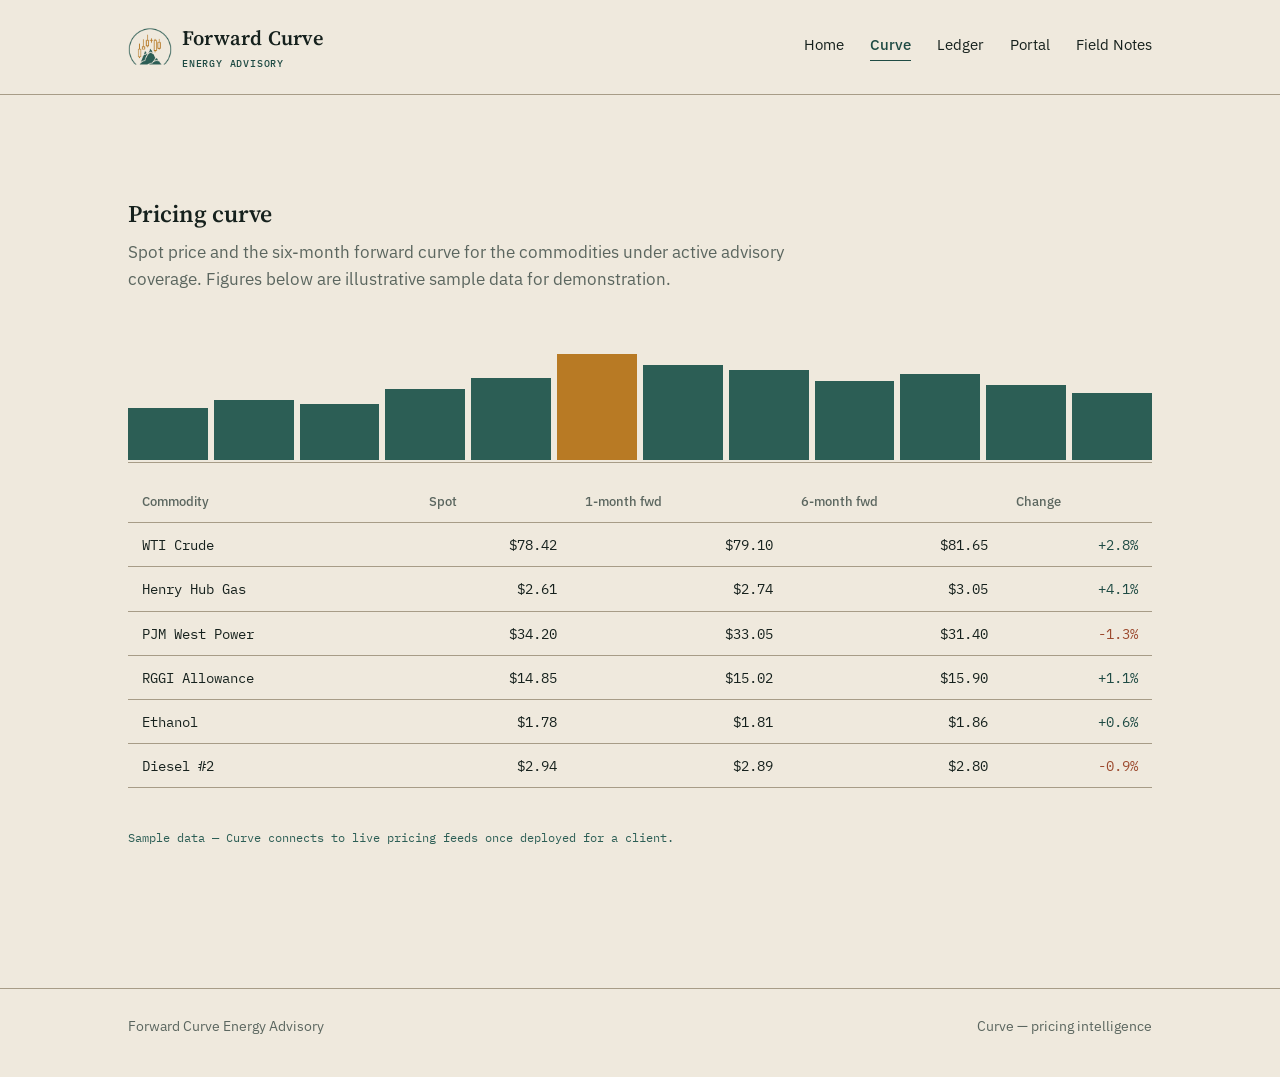
<file: forward-curve/curve/index.html>
<!doctype html>
<html lang="en">
<head>
<meta charset="utf-8">
<meta name="viewport" content="width=device-width, initial-scale=1">
<title>Curve — Forward Curve</title>
<link rel="preconnect" href="https://fonts.googleapis.com">
<link href="https://fonts.googleapis.com/css2?family=Source+Serif+4:opsz,wght@8..60,400;8..60,600;8..60,700&family=IBM+Plex+Sans:wght@400;500;600&family=IBM+Plex+Mono:wght@400;500&display=swap" rel="stylesheet">
<link rel="stylesheet" href="styles.css">
</head>
<body>
<header class="masthead">
  <div class="wrap">
    <a class="brand" href="http://localhost:9081/">
      <img src="logo.png" alt="Forward Curve logo" class="brand-mark">
      <span class="brand-name">Forward Curve<span class="sub">ENERGY ADVISORY</span></span>
    </a>
    <nav class="tools" aria-label="Product suite">
      <a href="http://localhost:9081/">Home</a>
      <a href="http://localhost:9082/" aria-current="page">Curve</a>
      <a href="http://localhost:9083/">Ledger</a>
      <a href="http://localhost:9084/">Portal</a>
      <a href="http://localhost:9085/">Field Notes</a>
    </nav>
  </div>
</header>

<main>
  <div class="wrap">
    <h2 class="section-title" style="margin-top:44px;">Pricing curve</h2>
    <p class="section-sub">Spot price and the six-month forward curve for the commodities under active advisory coverage. Figures below are illustrative sample data for demonstration.</p>

    <div class="bars" aria-hidden="true">
      <div class="bar" style="height:38%"></div>
      <div class="bar" style="height:44%"></div>
      <div class="bar" style="height:41%"></div>
      <div class="bar" style="height:52%"></div>
      <div class="bar" style="height:60%"></div>
      <div class="bar peak" style="height:78%"></div>
      <div class="bar" style="height:70%"></div>
      <div class="bar" style="height:66%"></div>
      <div class="bar" style="height:58%"></div>
      <div class="bar" style="height:63%"></div>
      <div class="bar" style="height:55%"></div>
      <div class="bar" style="height:49%"></div>
    </div>

    <table class="data">
      <thead>
        <tr><th>Commodity</th><th>Spot</th><th>1-month fwd</th><th>6-month fwd</th><th>Change</th></tr>
      </thead>
      <tbody>
        <tr><td>WTI Crude</td><td class="num">$78.42</td><td class="num">$79.10</td><td class="num">$81.65</td><td class="num up">+2.8%</td></tr>
        <tr><td>Henry Hub Gas</td><td class="num">$2.61</td><td class="num">$2.74</td><td class="num">$3.05</td><td class="num up">+4.1%</td></tr>
        <tr><td>PJM West Power</td><td class="num">$34.20</td><td class="num">$33.05</td><td class="num">$31.40</td><td class="num down">-1.3%</td></tr>
        <tr><td>RGGI Allowance</td><td class="num">$14.85</td><td class="num">$15.02</td><td class="num">$15.90</td><td class="num up">+1.1%</td></tr>
        <tr><td>Ethanol</td><td class="num">$1.78</td><td class="num">$1.81</td><td class="num">$1.86</td><td class="num up">+0.6%</td></tr>
        <tr><td>Diesel #2</td><td class="num">$2.94</td><td class="num">$2.89</td><td class="num">$2.80</td><td class="num down">-0.9%</td></tr>
      </tbody>
    </table>
    <p class="panel-note" style="margin-bottom:60px;">Sample data — Curve connects to live pricing feeds once deployed for a client.</p>
  </div>
</main>

<footer>
  <div class="wrap">
    <span>Forward Curve Energy Advisory</span>
    <span>Curve — pricing intelligence</span>
  </div>
</footer>
</body>
</html>
</file>
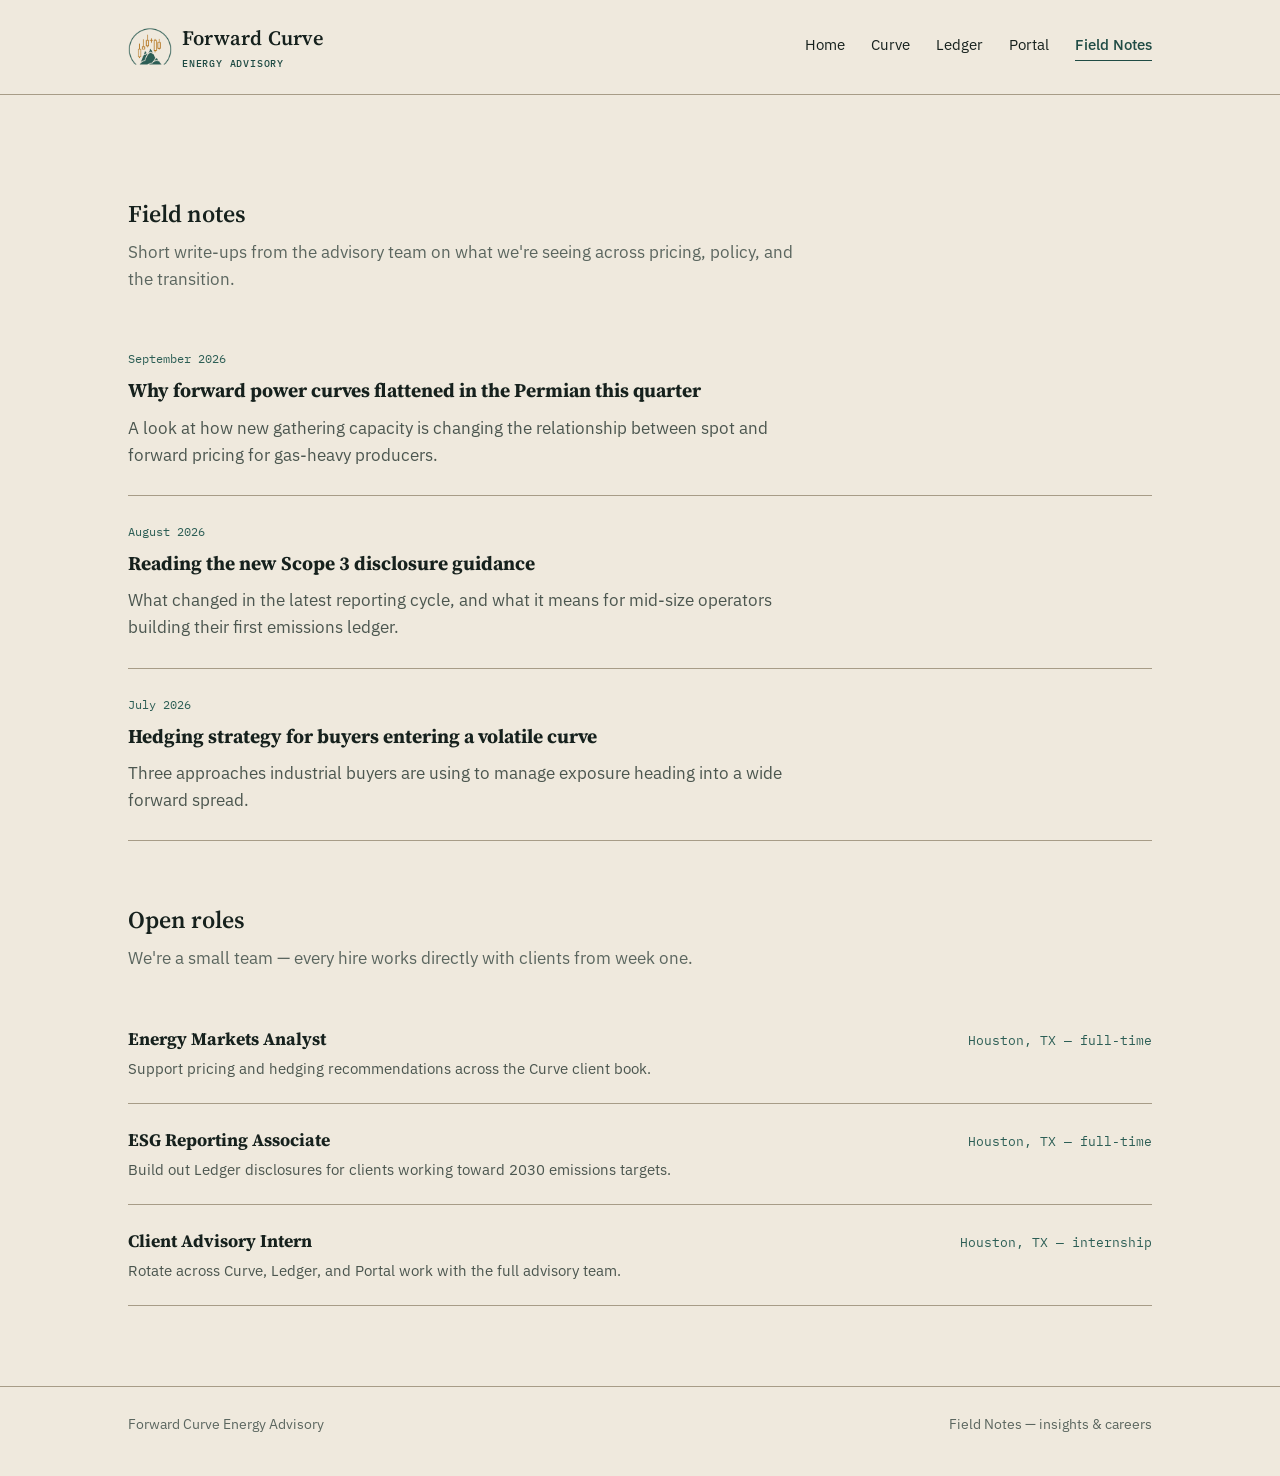
<file: forward-curve/fieldnotes/index.html>
<!doctype html>
<html lang="en">
<head>
<meta charset="utf-8">
<meta name="viewport" content="width=device-width, initial-scale=1">
<title>Field Notes — Forward Curve</title>
<link rel="preconnect" href="https://fonts.googleapis.com">
<link href="https://fonts.googleapis.com/css2?family=Source+Serif+4:opsz,wght@8..60,400;8..60,600;8..60,700&family=IBM+Plex+Sans:wght@400;500;600&family=IBM+Plex+Mono:wght@400;500&display=swap" rel="stylesheet">
<link rel="stylesheet" href="styles.css">
</head>
<body>
<header class="masthead">
  <div class="wrap">
    <a class="brand" href="http://localhost:9081/">
      <img src="logo.png" alt="Forward Curve logo" class="brand-mark">
      <span class="brand-name">Forward Curve<span class="sub">ENERGY ADVISORY</span></span>
    </a>
    <nav class="tools" aria-label="Product suite">
      <a href="http://localhost:9081/">Home</a>
      <a href="http://localhost:9082/">Curve</a>
      <a href="http://localhost:9083/">Ledger</a>
      <a href="http://localhost:9084/">Portal</a>
      <a href="http://localhost:9085/" aria-current="page">Field Notes</a>
    </nav>
  </div>
</header>

<main>
  <div class="wrap">
    <h2 class="section-title" style="margin-top:44px;">Field notes</h2>
    <p class="section-sub">Short write-ups from the advisory team on what we're seeing across pricing, policy, and the transition.</p>

    <div class="entries">
      <div class="entry">
        <div class="date">September 2026</div>
        <h3>Why forward power curves flattened in the Permian this quarter</h3>
        <p>A look at how new gathering capacity is changing the relationship between spot and forward pricing for gas-heavy producers.</p>
      </div>
      <div class="entry">
        <div class="date">August 2026</div>
        <h3>Reading the new Scope 3 disclosure guidance</h3>
        <p>What changed in the latest reporting cycle, and what it means for mid-size operators building their first emissions ledger.</p>
      </div>
      <div class="entry">
        <div class="date">July 2026</div>
        <h3>Hedging strategy for buyers entering a volatile curve</h3>
        <p>Three approaches industrial buyers are using to manage exposure heading into a wide forward spread.</p>
      </div>
    </div>

    <h2 class="section-title" style="margin-top:60px;">Open roles</h2>
    <p class="section-sub">We're a small team — every hire works directly with clients from week one.</p>

    <div class="roles">
      <div class="role">
        <div>
          <h3>Energy Markets Analyst</h3>
          <p>Support pricing and hedging recommendations across the Curve client book.</p>
        </div>
        <div class="where">Houston, TX — full-time</div>
      </div>
      <div class="role">
        <div>
          <h3>ESG Reporting Associate</h3>
          <p>Build out Ledger disclosures for clients working toward 2030 emissions targets.</p>
        </div>
        <div class="where">Houston, TX — full-time</div>
      </div>
      <div class="role">
        <div>
          <h3>Client Advisory Intern</h3>
          <p>Rotate across Curve, Ledger, and Portal work with the full advisory team.</p>
        </div>
        <div class="where">Houston, TX — internship</div>
      </div>
    </div>
  </div>
</main>

<footer>
  <div class="wrap">
    <span>Forward Curve Energy Advisory</span>
    <span>Field Notes — insights &amp; careers</span>
  </div>
</footer>
</body>
</html>
</file>
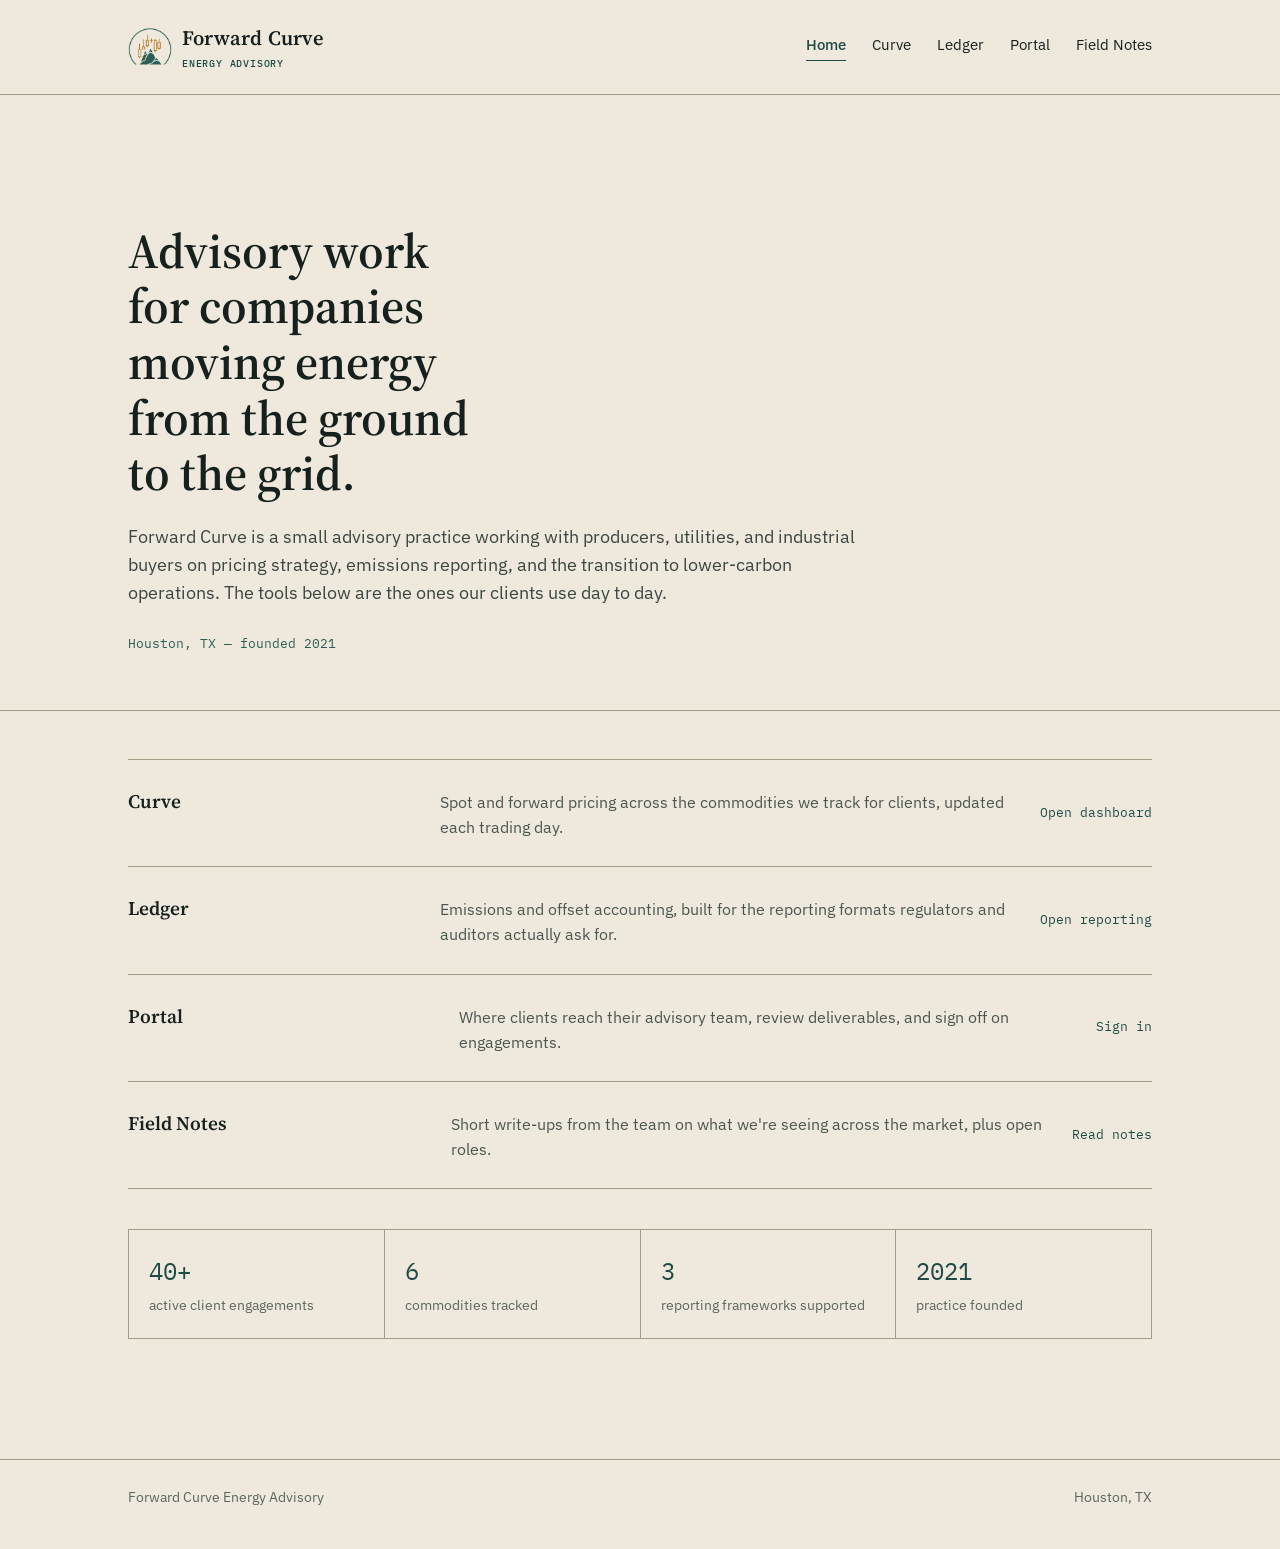
<file: forward-curve/hub/index.html>
<!doctype html>
<html lang="en">
<head>
<meta charset="utf-8">
<meta name="viewport" content="width=device-width, initial-scale=1">
<title>Forward Curve — Energy advisory</title>
<link rel="preconnect" href="https://fonts.googleapis.com">
<link href="https://fonts.googleapis.com/css2?family=Source+Serif+4:opsz,wght@8..60,400;8..60,600;8..60,700&family=IBM+Plex+Sans:wght@400;500;600&family=IBM+Plex+Mono:wght@400;500&display=swap" rel="stylesheet">
<link rel="stylesheet" href="styles.css">
</head>
<body>
<header class="masthead">
  <div class="wrap">
    <a class="brand" href="index.html">
      <img src="logo.png" alt="Forward Curve logo" class="brand-mark">
      <span class="brand-name">Forward Curve<span class="sub">ENERGY ADVISORY</span></span>
    </a>
    <nav class="tools" aria-label="Product suite">
      <a href="http://localhost:9081/" aria-current="page">Home</a>
      <a href="http://localhost:9082/">Curve</a>
      <a href="http://localhost:9083/">Ledger</a>
      <a href="http://localhost:9084/">Portal</a>
      <a href="http://localhost:9085/">Field Notes</a>
    </nav>
  </div>
</header>

<main>
  <section class="hero">
    <div class="wrap">
      <h1>Advisory work for companies moving energy from the ground to the grid.</h1>
      <p>Forward Curve is a small advisory practice working with producers, utilities, and industrial buyers on pricing strategy, emissions reporting, and the transition to lower-carbon operations. The tools below are the ones our clients use day to day.</p>
      <div class="meta">Houston, TX — founded 2021</div>
    </div>
  </section>

  <section class="wrap">
    <div class="tool-list" style="margin-top:48px;">
      <a class="tool-row" href="http://localhost:9082/">
        <span class="tool-name">Curve</span>
        <span class="tool-desc">Spot and forward pricing across the commodities we track for clients, updated each trading day.</span>
        <span class="tool-go">Open dashboard</span>
      </a>
      <a class="tool-row" href="http://localhost:9083/">
        <span class="tool-name">Ledger</span>
        <span class="tool-desc">Emissions and offset accounting, built for the reporting formats regulators and auditors actually ask for.</span>
        <span class="tool-go">Open reporting</span>
      </a>
      <a class="tool-row" href="http://localhost:9084/">
        <span class="tool-name">Portal</span>
        <span class="tool-desc">Where clients reach their advisory team, review deliverables, and sign off on engagements.</span>
        <span class="tool-go">Sign in</span>
      </a>
      <a class="tool-row" href="http://localhost:9085/">
        <span class="tool-name">Field Notes</span>
        <span class="tool-desc">Short write-ups from the team on what we're seeing across the market, plus open roles.</span>
        <span class="tool-go">Read notes</span>
      </a>
    </div>

    <div class="stat-strip">
      <div class="stat"><div class="value">40+</div><div class="label">active client engagements</div></div>
      <div class="stat"><div class="value">6</div><div class="label">commodities tracked</div></div>
      <div class="stat"><div class="value">3</div><div class="label">reporting frameworks supported</div></div>
      <div class="stat"><div class="value">2021</div><div class="label">practice founded</div></div>
    </div>
  </section>
</main>

<footer>
  <div class="wrap">
    <span>Forward Curve Energy Advisory</span>
    <span>Houston, TX</span>
  </div>
</footer>
</body>
</html>
</file>
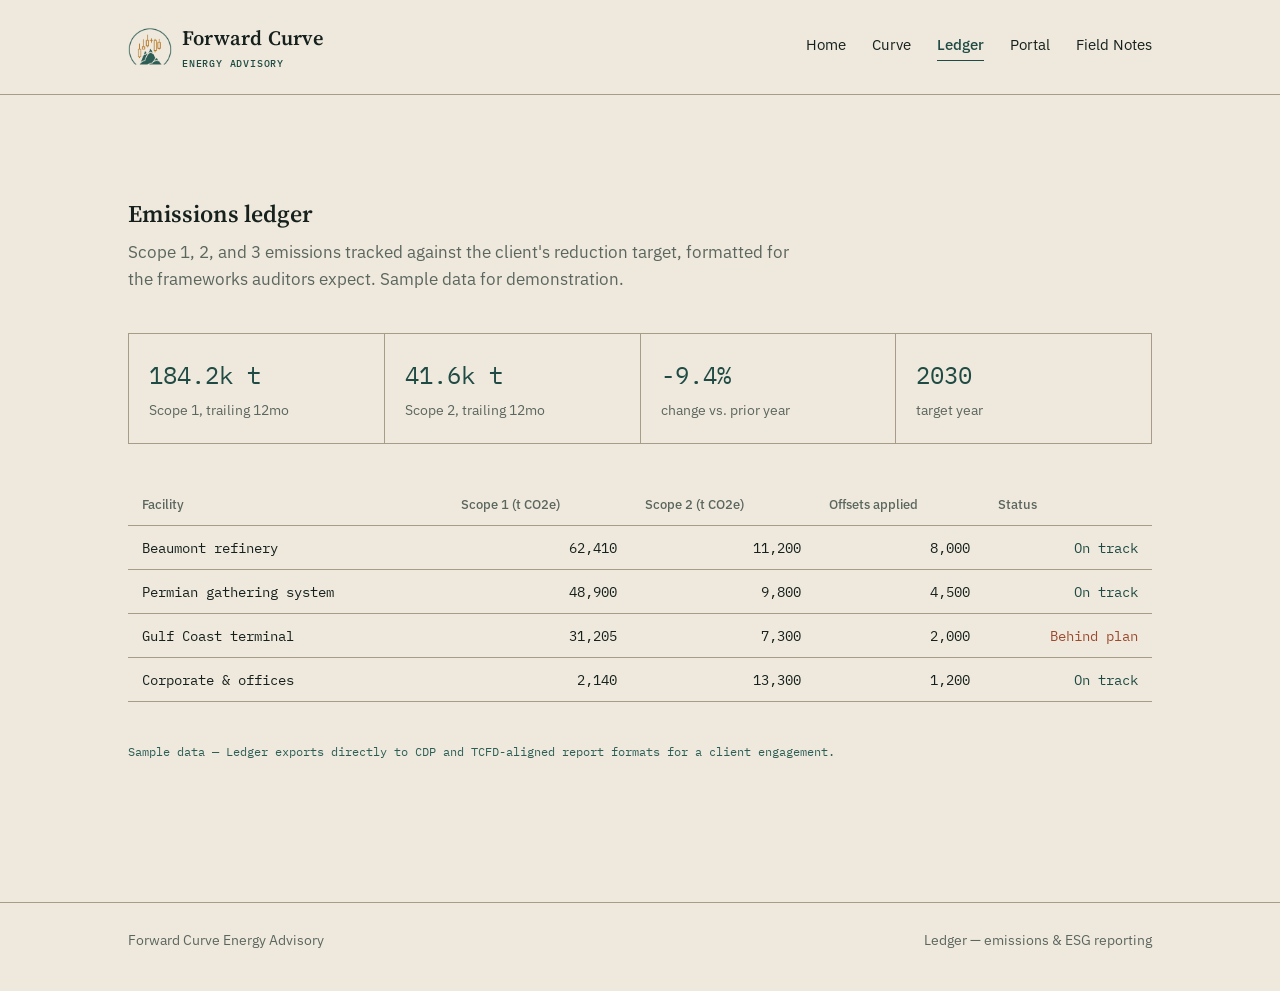
<file: forward-curve/ledger/index.html>
<!doctype html>
<html lang="en">
<head>
<meta charset="utf-8">
<meta name="viewport" content="width=device-width, initial-scale=1">
<title>Ledger — Forward Curve</title>
<link rel="preconnect" href="https://fonts.googleapis.com">
<link href="https://fonts.googleapis.com/css2?family=Source+Serif+4:opsz,wght@8..60,400;8..60,600;8..60,700&family=IBM+Plex+Sans:wght@400;500;600&family=IBM+Plex+Mono:wght@400;500&display=swap" rel="stylesheet">
<link rel="stylesheet" href="styles.css">
</head>
<body>
<header class="masthead">
  <div class="wrap">
    <a class="brand" href="http://localhost:9081/">
      <img src="logo.png" alt="Forward Curve logo" class="brand-mark">
      <span class="brand-name">Forward Curve<span class="sub">ENERGY ADVISORY</span></span>
    </a>
    <nav class="tools" aria-label="Product suite">
      <a href="http://localhost:9081/">Home</a>
      <a href="http://localhost:9082/">Curve</a>
      <a href="http://localhost:9083/" aria-current="page">Ledger</a>
      <a href="http://localhost:9084/">Portal</a>
      <a href="http://localhost:9085/">Field Notes</a>
    </nav>
  </div>
</header>

<main>
  <div class="wrap">
    <h2 class="section-title" style="margin-top:44px;">Emissions ledger</h2>
    <p class="section-sub">Scope 1, 2, and 3 emissions tracked against the client's reduction target, formatted for the frameworks auditors expect. Sample data for demonstration.</p>

    <div class="stat-strip">
      <div class="stat"><div class="value">184.2k t</div><div class="label">Scope 1, trailing 12mo</div></div>
      <div class="stat"><div class="value">41.6k t</div><div class="label">Scope 2, trailing 12mo</div></div>
      <div class="stat"><div class="value">-9.4%</div><div class="label">change vs. prior year</div></div>
      <div class="stat"><div class="value">2030</div><div class="label">target year</div></div>
    </div>

    <table class="data">
      <thead>
        <tr><th>Facility</th><th>Scope 1 (t CO2e)</th><th>Scope 2 (t CO2e)</th><th>Offsets applied</th><th>Status</th></tr>
      </thead>
      <tbody>
        <tr><td>Beaumont refinery</td><td class="num">62,410</td><td class="num">11,200</td><td class="num">8,000</td><td class="num up">On track</td></tr>
        <tr><td>Permian gathering system</td><td class="num">48,900</td><td class="num">9,800</td><td class="num">4,500</td><td class="num up">On track</td></tr>
        <tr><td>Gulf Coast terminal</td><td class="num">31,205</td><td class="num">7,300</td><td class="num">2,000</td><td class="num down">Behind plan</td></tr>
        <tr><td>Corporate & offices</td><td class="num">2,140</td><td class="num">13,300</td><td class="num">1,200</td><td class="num up">On track</td></tr>
      </tbody>
    </table>
    <p class="panel-note" style="margin-bottom:60px;">Sample data — Ledger exports directly to CDP and TCFD-aligned report formats for a client engagement.</p>
  </div>
</main>

<footer>
  <div class="wrap">
    <span>Forward Curve Energy Advisory</span>
    <span>Ledger — emissions &amp; ESG reporting</span>
  </div>
</footer>
</body>
</html>
</file>
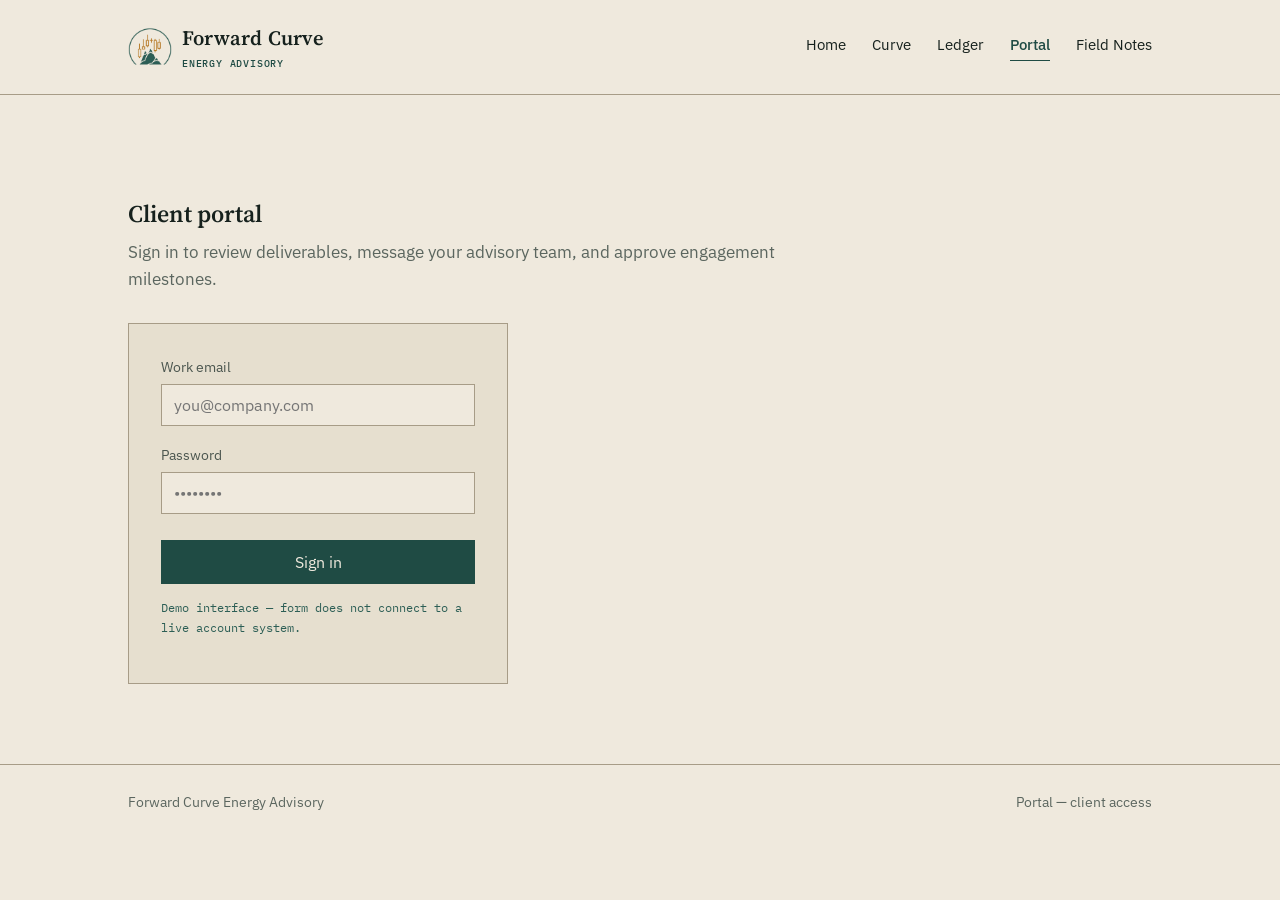
<file: forward-curve/portal/index.html>
<!doctype html>
<html lang="en">
<head>
<meta charset="utf-8">
<meta name="viewport" content="width=device-width, initial-scale=1">
<title>Portal — Forward Curve</title>
<link rel="preconnect" href="https://fonts.googleapis.com">
<link href="https://fonts.googleapis.com/css2?family=Source+Serif+4:opsz,wght@8..60,400;8..60,600;8..60,700&family=IBM+Plex+Sans:wght@400;500;600&family=IBM+Plex+Mono:wght@400;500&display=swap" rel="stylesheet">
<link rel="stylesheet" href="styles.css">
</head>
<body>
<header class="masthead">
  <div class="wrap">
    <a class="brand" href="http://localhost:9081/">
      <img src="logo.png" alt="Forward Curve logo" class="brand-mark">
      <span class="brand-name">Forward Curve<span class="sub">ENERGY ADVISORY</span></span>
    </a>
    <nav class="tools" aria-label="Product suite">
      <a href="http://localhost:9081/">Home</a>
      <a href="http://localhost:9082/">Curve</a>
      <a href="http://localhost:9083/">Ledger</a>
      <a href="http://localhost:9084/" aria-current="page">Portal</a>
      <a href="http://localhost:9085/">Field Notes</a>
    </nav>
  </div>
</header>

<main>
  <div class="wrap">
    <h2 class="section-title" style="margin-top:44px;">Client portal</h2>
    <p class="section-sub">Sign in to review deliverables, message your advisory team, and approve engagement milestones.</p>

    <form class="panel" onsubmit="event.preventDefault(); alert('This is a static demo — no account system is connected.');">
      <label for="email">Work email</label>
      <input id="email" type="email" placeholder="you@company.com" required>
      <label for="password">Password</label>
      <input id="password" type="password" placeholder="••••••••" required>
      <button type="submit">Sign in</button>
      <p class="panel-note">Demo interface — form does not connect to a live account system.</p>
    </form>
  </div>
</main>

<footer>
  <div class="wrap">
    <span>Forward Curve Energy Advisory</span>
    <span>Portal — client access</span>
  </div>
</footer>
</body>
</html>
</file>
<file: forward-curve/curve/styles.css>
/* Forward Curve — shared brand stylesheet */

:root {
  --ink: #16211D;
  --paper: #EFE9DD;
  --paper-raised: #E6DFCF;
  --petrol: #1F4B44;
  --petrol-dim: #2C5E55;
  --amber: #B87A24;
  --rule: #A79C87;
  --measure: 68ch;
}

* { box-sizing: border-box; }

html { -webkit-text-size-adjust: 100%; }

body {
  margin: 0;
  background: var(--paper);
  color: var(--ink);
  font-family: "IBM Plex Sans", system-ui, sans-serif;
  font-size: 17px;
  line-height: 1.6;
}

a { color: inherit; }
a:focus-visible, button:focus-visible, input:focus-visible {
  outline: 2px solid var(--petrol);
  outline-offset: 2px;
}

.wrap {
  max-width: 1080px;
  margin: 0 auto;
  padding: 0 28px;
}

/* Masthead */
.masthead {
  border-bottom: 1px solid var(--rule);
  padding: 22px 0;
}
.masthead .wrap {
  display: flex;
  align-items: center;
  justify-content: space-between;
  gap: 24px;
  flex-wrap: wrap;
}
.brand {
  display: flex;
  align-items: center;
  gap: 10px;
  text-decoration: none;
}
.brand-mark {
  display: block;
  height: 44px;
  width: auto;
}
.brand-name {
  font-family: "Source Serif 4", Georgia, serif;
  font-weight: 600;
  font-size: 1.28rem;
  color: var(--ink);
  letter-spacing: 0.01em;
}
.brand-name .sub {
  display: block;
  font-family: "IBM Plex Mono", monospace;
  font-size: 0.62rem;
  font-weight: 500;
  color: var(--petrol);
  letter-spacing: 0.08em;
  margin-top: 1px;
}
nav.tools {
  display: flex;
  gap: 26px;
  flex-wrap: wrap;
}
nav.tools a {
  font-size: 0.94rem;
  text-decoration: none;
  color: var(--ink);
  padding-bottom: 3px;
  border-bottom: 1px solid transparent;
}
nav.tools a:hover { border-bottom-color: var(--ink); }
nav.tools a[aria-current="page"] {
  color: var(--petrol);
  border-bottom-color: var(--petrol);
  font-weight: 500;
}

/* Hero */
.hero {
  padding: 72px 0 56px;
  border-bottom: 1px solid var(--rule);
}
.hero h1 {
  font-family: "Source Serif 4", Georgia, serif;
  font-weight: 600;
  font-size: clamp(2.1rem, 4vw, 3.05rem);
  line-height: 1.14;
  max-width: 15ch;
  margin: 0 0 22px;
}
.hero p {
  max-width: var(--measure);
  font-size: 1.1rem;
  color: #3A4640;
  margin: 0;
}
.hero .meta {
  margin-top: 26px;
  font-family: "IBM Plex Mono", monospace;
  font-size: 0.82rem;
  color: var(--petrol-dim);
}

/* Section headings */
h2.section-title {
  font-family: "Source Serif 4", Georgia, serif;
  font-weight: 600;
  font-size: 1.5rem;
  margin: 0 0 6px;
}
.section-sub {
  color: #5B665F;
  max-width: var(--measure);
  margin: 0 0 30px;
}

/* Tool listing (hub) */
.tool-list { border-top: 1px solid var(--rule); }
.tool-row {
  display: grid;
  grid-template-columns: 1fr 2fr auto;
  gap: 24px;
  align-items: baseline;
  padding: 26px 0;
  border-bottom: 1px solid var(--rule);
  text-decoration: none;
  color: var(--ink);
}
.tool-row:hover .tool-name { color: var(--petrol); }
.tool-name {
  font-family: "Source Serif 4", Georgia, serif;
  font-size: 1.2rem;
  font-weight: 600;
}
.tool-desc { color: #4B564F; font-size: 0.98rem; }
.tool-go {
  font-family: "IBM Plex Mono", monospace;
  font-size: 0.8rem;
  color: var(--petrol);
  white-space: nowrap;
  align-self: center;
}

/* Cards / stats */
.stat-strip {
  display: grid;
  grid-template-columns: repeat(auto-fit, minmax(160px, 1fr));
  gap: 1px;
  background: var(--rule);
  border: 1px solid var(--rule);
  margin: 40px 0;
}
.stat {
  background: var(--paper);
  padding: 22px 20px;
}
.stat .value {
  font-family: "IBM Plex Mono", monospace;
  font-size: 1.5rem;
  color: var(--petrol);
}
.stat .label {
  font-size: 0.86rem;
  color: #5B665F;
  margin-top: 4px;
}

/* Data table (curve / ledger) */
table.data {
  width: 100%;
  border-collapse: collapse;
  font-family: "IBM Plex Mono", monospace;
  font-size: 0.9rem;
  margin: 18px 0 40px;
}
table.data th, table.data td {
  text-align: left;
  padding: 10px 14px;
  border-bottom: 1px solid var(--rule);
}
table.data th {
  font-family: "IBM Plex Sans", sans-serif;
  font-weight: 500;
  color: #5B665F;
  font-size: 0.82rem;
}
table.data td.num { text-align: right; }
table.data td.up { color: var(--petrol); }
table.data td.down { color: #9C4A2E; }

/* Bars (simple curve viz) */
.bars {
  display: flex;
  align-items: flex-end;
  gap: 6px;
  height: 140px;
  margin: 30px 0 10px;
  border-bottom: 1px solid var(--rule);
  padding-bottom: 2px;
}
.bars .bar {
  flex: 1;
  background: var(--petrol-dim);
}
.bars .bar.peak { background: var(--amber); }

/* Forms (portal) */
form.panel {
  max-width: 380px;
  border: 1px solid var(--rule);
  padding: 32px;
  background: var(--paper-raised);
}
form.panel label {
  display: block;
  font-size: 0.86rem;
  color: #4B564F;
  margin: 18px 0 6px;
}
form.panel label:first-of-type { margin-top: 0; }
form.panel input {
  width: 100%;
  padding: 10px 12px;
  border: 1px solid var(--rule);
  background: var(--paper);
  font-family: inherit;
  font-size: 0.98rem;
  color: var(--ink);
}
form.panel button {
  margin-top: 26px;
  width: 100%;
  padding: 12px 14px;
  background: var(--petrol);
  color: var(--paper);
  border: none;
  font-family: "IBM Plex Sans", sans-serif;
  font-size: 0.98rem;
  cursor: pointer;
}
form.panel button:hover { background: var(--petrol-dim); }
.panel-note {
  font-family: "IBM Plex Mono", monospace;
  font-size: 0.78rem;
  color: var(--petrol-dim);
  margin-top: 14px;
}

/* Field notes / articles */
.entry {
  padding: 26px 0;
  border-bottom: 1px solid var(--rule);
}
.entry .date {
  font-family: "IBM Plex Mono", monospace;
  font-size: 0.78rem;
  color: var(--petrol-dim);
}
.entry h3 {
  font-family: "Source Serif 4", Georgia, serif;
  font-size: 1.22rem;
  margin: 6px 0 8px;
}
.entry p { color: #4B564F; margin: 0; max-width: var(--measure); }

.role {
  padding: 22px 0;
  border-bottom: 1px solid var(--rule);
  display: grid;
  grid-template-columns: 1fr auto;
  gap: 16px;
  align-items: baseline;
}
.role h3 { font-family: "Source Serif 4", Georgia, serif; font-size: 1.1rem; margin: 0 0 4px; }
.role p { margin: 0; color: #4B564F; font-size: 0.94rem; }
.role .where { font-family: "IBM Plex Mono", monospace; font-size: 0.8rem; color: var(--petrol-dim); }

main { padding: 56px 0 80px; }

footer {
  border-top: 1px solid var(--rule);
  padding: 26px 0 40px;
  color: #5B665F;
  font-size: 0.88rem;
}
footer .wrap {
  display: flex;
  justify-content: space-between;
  flex-wrap: wrap;
  gap: 10px;
}

@media (max-width: 640px) {
  .tool-row { grid-template-columns: 1fr; gap: 6px; }
  .tool-go { justify-self: start; }
  nav.tools { gap: 16px; }
}
</file>
<file: forward-curve/fieldnotes/styles.css>
/* Forward Curve — shared brand stylesheet */

:root {
  --ink: #16211D;
  --paper: #EFE9DD;
  --paper-raised: #E6DFCF;
  --petrol: #1F4B44;
  --petrol-dim: #2C5E55;
  --amber: #B87A24;
  --rule: #A79C87;
  --measure: 68ch;
}

* { box-sizing: border-box; }

html { -webkit-text-size-adjust: 100%; }

body {
  margin: 0;
  background: var(--paper);
  color: var(--ink);
  font-family: "IBM Plex Sans", system-ui, sans-serif;
  font-size: 17px;
  line-height: 1.6;
}

a { color: inherit; }
a:focus-visible, button:focus-visible, input:focus-visible {
  outline: 2px solid var(--petrol);
  outline-offset: 2px;
}

.wrap {
  max-width: 1080px;
  margin: 0 auto;
  padding: 0 28px;
}

/* Masthead */
.masthead {
  border-bottom: 1px solid var(--rule);
  padding: 22px 0;
}
.masthead .wrap {
  display: flex;
  align-items: center;
  justify-content: space-between;
  gap: 24px;
  flex-wrap: wrap;
}
.brand {
  display: flex;
  align-items: center;
  gap: 10px;
  text-decoration: none;
}
.brand-mark {
  display: block;
  height: 44px;
  width: auto;
}
.brand-name {
  font-family: "Source Serif 4", Georgia, serif;
  font-weight: 600;
  font-size: 1.28rem;
  color: var(--ink);
  letter-spacing: 0.01em;
}
.brand-name .sub {
  display: block;
  font-family: "IBM Plex Mono", monospace;
  font-size: 0.62rem;
  font-weight: 500;
  color: var(--petrol);
  letter-spacing: 0.08em;
  margin-top: 1px;
}
nav.tools {
  display: flex;
  gap: 26px;
  flex-wrap: wrap;
}
nav.tools a {
  font-size: 0.94rem;
  text-decoration: none;
  color: var(--ink);
  padding-bottom: 3px;
  border-bottom: 1px solid transparent;
}
nav.tools a:hover { border-bottom-color: var(--ink); }
nav.tools a[aria-current="page"] {
  color: var(--petrol);
  border-bottom-color: var(--petrol);
  font-weight: 500;
}

/* Hero */
.hero {
  padding: 72px 0 56px;
  border-bottom: 1px solid var(--rule);
}
.hero h1 {
  font-family: "Source Serif 4", Georgia, serif;
  font-weight: 600;
  font-size: clamp(2.1rem, 4vw, 3.05rem);
  line-height: 1.14;
  max-width: 15ch;
  margin: 0 0 22px;
}
.hero p {
  max-width: var(--measure);
  font-size: 1.1rem;
  color: #3A4640;
  margin: 0;
}
.hero .meta {
  margin-top: 26px;
  font-family: "IBM Plex Mono", monospace;
  font-size: 0.82rem;
  color: var(--petrol-dim);
}

/* Section headings */
h2.section-title {
  font-family: "Source Serif 4", Georgia, serif;
  font-weight: 600;
  font-size: 1.5rem;
  margin: 0 0 6px;
}
.section-sub {
  color: #5B665F;
  max-width: var(--measure);
  margin: 0 0 30px;
}

/* Tool listing (hub) */
.tool-list { border-top: 1px solid var(--rule); }
.tool-row {
  display: grid;
  grid-template-columns: 1fr 2fr auto;
  gap: 24px;
  align-items: baseline;
  padding: 26px 0;
  border-bottom: 1px solid var(--rule);
  text-decoration: none;
  color: var(--ink);
}
.tool-row:hover .tool-name { color: var(--petrol); }
.tool-name {
  font-family: "Source Serif 4", Georgia, serif;
  font-size: 1.2rem;
  font-weight: 600;
}
.tool-desc { color: #4B564F; font-size: 0.98rem; }
.tool-go {
  font-family: "IBM Plex Mono", monospace;
  font-size: 0.8rem;
  color: var(--petrol);
  white-space: nowrap;
  align-self: center;
}

/* Cards / stats */
.stat-strip {
  display: grid;
  grid-template-columns: repeat(auto-fit, minmax(160px, 1fr));
  gap: 1px;
  background: var(--rule);
  border: 1px solid var(--rule);
  margin: 40px 0;
}
.stat {
  background: var(--paper);
  padding: 22px 20px;
}
.stat .value {
  font-family: "IBM Plex Mono", monospace;
  font-size: 1.5rem;
  color: var(--petrol);
}
.stat .label {
  font-size: 0.86rem;
  color: #5B665F;
  margin-top: 4px;
}

/* Data table (curve / ledger) */
table.data {
  width: 100%;
  border-collapse: collapse;
  font-family: "IBM Plex Mono", monospace;
  font-size: 0.9rem;
  margin: 18px 0 40px;
}
table.data th, table.data td {
  text-align: left;
  padding: 10px 14px;
  border-bottom: 1px solid var(--rule);
}
table.data th {
  font-family: "IBM Plex Sans", sans-serif;
  font-weight: 500;
  color: #5B665F;
  font-size: 0.82rem;
}
table.data td.num { text-align: right; }
table.data td.up { color: var(--petrol); }
table.data td.down { color: #9C4A2E; }

/* Bars (simple curve viz) */
.bars {
  display: flex;
  align-items: flex-end;
  gap: 6px;
  height: 140px;
  margin: 30px 0 10px;
  border-bottom: 1px solid var(--rule);
  padding-bottom: 2px;
}
.bars .bar {
  flex: 1;
  background: var(--petrol-dim);
}
.bars .bar.peak { background: var(--amber); }

/* Forms (portal) */
form.panel {
  max-width: 380px;
  border: 1px solid var(--rule);
  padding: 32px;
  background: var(--paper-raised);
}
form.panel label {
  display: block;
  font-size: 0.86rem;
  color: #4B564F;
  margin: 18px 0 6px;
}
form.panel label:first-of-type { margin-top: 0; }
form.panel input {
  width: 100%;
  padding: 10px 12px;
  border: 1px solid var(--rule);
  background: var(--paper);
  font-family: inherit;
  font-size: 0.98rem;
  color: var(--ink);
}
form.panel button {
  margin-top: 26px;
  width: 100%;
  padding: 12px 14px;
  background: var(--petrol);
  color: var(--paper);
  border: none;
  font-family: "IBM Plex Sans", sans-serif;
  font-size: 0.98rem;
  cursor: pointer;
}
form.panel button:hover { background: var(--petrol-dim); }
.panel-note {
  font-family: "IBM Plex Mono", monospace;
  font-size: 0.78rem;
  color: var(--petrol-dim);
  margin-top: 14px;
}

/* Field notes / articles */
.entry {
  padding: 26px 0;
  border-bottom: 1px solid var(--rule);
}
.entry .date {
  font-family: "IBM Plex Mono", monospace;
  font-size: 0.78rem;
  color: var(--petrol-dim);
}
.entry h3 {
  font-family: "Source Serif 4", Georgia, serif;
  font-size: 1.22rem;
  margin: 6px 0 8px;
}
.entry p { color: #4B564F; margin: 0; max-width: var(--measure); }

.role {
  padding: 22px 0;
  border-bottom: 1px solid var(--rule);
  display: grid;
  grid-template-columns: 1fr auto;
  gap: 16px;
  align-items: baseline;
}
.role h3 { font-family: "Source Serif 4", Georgia, serif; font-size: 1.1rem; margin: 0 0 4px; }
.role p { margin: 0; color: #4B564F; font-size: 0.94rem; }
.role .where { font-family: "IBM Plex Mono", monospace; font-size: 0.8rem; color: var(--petrol-dim); }

main { padding: 56px 0 80px; }

footer {
  border-top: 1px solid var(--rule);
  padding: 26px 0 40px;
  color: #5B665F;
  font-size: 0.88rem;
}
footer .wrap {
  display: flex;
  justify-content: space-between;
  flex-wrap: wrap;
  gap: 10px;
}

@media (max-width: 640px) {
  .tool-row { grid-template-columns: 1fr; gap: 6px; }
  .tool-go { justify-self: start; }
  nav.tools { gap: 16px; }
}
</file>
<file: forward-curve/hub/styles.css>
/* Forward Curve — shared brand stylesheet */

:root {
  --ink: #16211D;
  --paper: #EFE9DD;
  --paper-raised: #E6DFCF;
  --petrol: #1F4B44;
  --petrol-dim: #2C5E55;
  --amber: #B87A24;
  --rule: #A79C87;
  --measure: 68ch;
}

* { box-sizing: border-box; }

html { -webkit-text-size-adjust: 100%; }

body {
  margin: 0;
  background: var(--paper);
  color: var(--ink);
  font-family: "IBM Plex Sans", system-ui, sans-serif;
  font-size: 17px;
  line-height: 1.6;
}

a { color: inherit; }
a:focus-visible, button:focus-visible, input:focus-visible {
  outline: 2px solid var(--petrol);
  outline-offset: 2px;
}

.wrap {
  max-width: 1080px;
  margin: 0 auto;
  padding: 0 28px;
}

/* Masthead */
.masthead {
  border-bottom: 1px solid var(--rule);
  padding: 22px 0;
}
.masthead .wrap {
  display: flex;
  align-items: center;
  justify-content: space-between;
  gap: 24px;
  flex-wrap: wrap;
}
.brand {
  display: flex;
  align-items: center;
  gap: 10px;
  text-decoration: none;
}
.brand-mark {
  display: block;
  height: 44px;
  width: auto;
}
.brand-name {
  font-family: "Source Serif 4", Georgia, serif;
  font-weight: 600;
  font-size: 1.28rem;
  color: var(--ink);
  letter-spacing: 0.01em;
}
.brand-name .sub {
  display: block;
  font-family: "IBM Plex Mono", monospace;
  font-size: 0.62rem;
  font-weight: 500;
  color: var(--petrol);
  letter-spacing: 0.08em;
  margin-top: 1px;
}
nav.tools {
  display: flex;
  gap: 26px;
  flex-wrap: wrap;
}
nav.tools a {
  font-size: 0.94rem;
  text-decoration: none;
  color: var(--ink);
  padding-bottom: 3px;
  border-bottom: 1px solid transparent;
}
nav.tools a:hover { border-bottom-color: var(--ink); }
nav.tools a[aria-current="page"] {
  color: var(--petrol);
  border-bottom-color: var(--petrol);
  font-weight: 500;
}

/* Hero */
.hero {
  padding: 72px 0 56px;
  border-bottom: 1px solid var(--rule);
}
.hero h1 {
  font-family: "Source Serif 4", Georgia, serif;
  font-weight: 600;
  font-size: clamp(2.1rem, 4vw, 3.05rem);
  line-height: 1.14;
  max-width: 15ch;
  margin: 0 0 22px;
}
.hero p {
  max-width: var(--measure);
  font-size: 1.1rem;
  color: #3A4640;
  margin: 0;
}
.hero .meta {
  margin-top: 26px;
  font-family: "IBM Plex Mono", monospace;
  font-size: 0.82rem;
  color: var(--petrol-dim);
}

/* Section headings */
h2.section-title {
  font-family: "Source Serif 4", Georgia, serif;
  font-weight: 600;
  font-size: 1.5rem;
  margin: 0 0 6px;
}
.section-sub {
  color: #5B665F;
  max-width: var(--measure);
  margin: 0 0 30px;
}

/* Tool listing (hub) */
.tool-list { border-top: 1px solid var(--rule); }
.tool-row {
  display: grid;
  grid-template-columns: 1fr 2fr auto;
  gap: 24px;
  align-items: baseline;
  padding: 26px 0;
  border-bottom: 1px solid var(--rule);
  text-decoration: none;
  color: var(--ink);
}
.tool-row:hover .tool-name { color: var(--petrol); }
.tool-name {
  font-family: "Source Serif 4", Georgia, serif;
  font-size: 1.2rem;
  font-weight: 600;
}
.tool-desc { color: #4B564F; font-size: 0.98rem; }
.tool-go {
  font-family: "IBM Plex Mono", monospace;
  font-size: 0.8rem;
  color: var(--petrol);
  white-space: nowrap;
  align-self: center;
}

/* Cards / stats */
.stat-strip {
  display: grid;
  grid-template-columns: repeat(auto-fit, minmax(160px, 1fr));
  gap: 1px;
  background: var(--rule);
  border: 1px solid var(--rule);
  margin: 40px 0;
}
.stat {
  background: var(--paper);
  padding: 22px 20px;
}
.stat .value {
  font-family: "IBM Plex Mono", monospace;
  font-size: 1.5rem;
  color: var(--petrol);
}
.stat .label {
  font-size: 0.86rem;
  color: #5B665F;
  margin-top: 4px;
}

/* Data table (curve / ledger) */
table.data {
  width: 100%;
  border-collapse: collapse;
  font-family: "IBM Plex Mono", monospace;
  font-size: 0.9rem;
  margin: 18px 0 40px;
}
table.data th, table.data td {
  text-align: left;
  padding: 10px 14px;
  border-bottom: 1px solid var(--rule);
}
table.data th {
  font-family: "IBM Plex Sans", sans-serif;
  font-weight: 500;
  color: #5B665F;
  font-size: 0.82rem;
}
table.data td.num { text-align: right; }
table.data td.up { color: var(--petrol); }
table.data td.down { color: #9C4A2E; }

/* Bars (simple curve viz) */
.bars {
  display: flex;
  align-items: flex-end;
  gap: 6px;
  height: 140px;
  margin: 30px 0 10px;
  border-bottom: 1px solid var(--rule);
  padding-bottom: 2px;
}
.bars .bar {
  flex: 1;
  background: var(--petrol-dim);
}
.bars .bar.peak { background: var(--amber); }

/* Forms (portal) */
form.panel {
  max-width: 380px;
  border: 1px solid var(--rule);
  padding: 32px;
  background: var(--paper-raised);
}
form.panel label {
  display: block;
  font-size: 0.86rem;
  color: #4B564F;
  margin: 18px 0 6px;
}
form.panel label:first-of-type { margin-top: 0; }
form.panel input {
  width: 100%;
  padding: 10px 12px;
  border: 1px solid var(--rule);
  background: var(--paper);
  font-family: inherit;
  font-size: 0.98rem;
  color: var(--ink);
}
form.panel button {
  margin-top: 26px;
  width: 100%;
  padding: 12px 14px;
  background: var(--petrol);
  color: var(--paper);
  border: none;
  font-family: "IBM Plex Sans", sans-serif;
  font-size: 0.98rem;
  cursor: pointer;
}
form.panel button:hover { background: var(--petrol-dim); }
.panel-note {
  font-family: "IBM Plex Mono", monospace;
  font-size: 0.78rem;
  color: var(--petrol-dim);
  margin-top: 14px;
}

/* Field notes / articles */
.entry {
  padding: 26px 0;
  border-bottom: 1px solid var(--rule);
}
.entry .date {
  font-family: "IBM Plex Mono", monospace;
  font-size: 0.78rem;
  color: var(--petrol-dim);
}
.entry h3 {
  font-family: "Source Serif 4", Georgia, serif;
  font-size: 1.22rem;
  margin: 6px 0 8px;
}
.entry p { color: #4B564F; margin: 0; max-width: var(--measure); }

.role {
  padding: 22px 0;
  border-bottom: 1px solid var(--rule);
  display: grid;
  grid-template-columns: 1fr auto;
  gap: 16px;
  align-items: baseline;
}
.role h3 { font-family: "Source Serif 4", Georgia, serif; font-size: 1.1rem; margin: 0 0 4px; }
.role p { margin: 0; color: #4B564F; font-size: 0.94rem; }
.role .where { font-family: "IBM Plex Mono", monospace; font-size: 0.8rem; color: var(--petrol-dim); }

main { padding: 56px 0 80px; }

footer {
  border-top: 1px solid var(--rule);
  padding: 26px 0 40px;
  color: #5B665F;
  font-size: 0.88rem;
}
footer .wrap {
  display: flex;
  justify-content: space-between;
  flex-wrap: wrap;
  gap: 10px;
}

@media (max-width: 640px) {
  .tool-row { grid-template-columns: 1fr; gap: 6px; }
  .tool-go { justify-self: start; }
  nav.tools { gap: 16px; }
}
</file>
<file: forward-curve/ledger/styles.css>
/* Forward Curve — shared brand stylesheet */

:root {
  --ink: #16211D;
  --paper: #EFE9DD;
  --paper-raised: #E6DFCF;
  --petrol: #1F4B44;
  --petrol-dim: #2C5E55;
  --amber: #B87A24;
  --rule: #A79C87;
  --measure: 68ch;
}

* { box-sizing: border-box; }

html { -webkit-text-size-adjust: 100%; }

body {
  margin: 0;
  background: var(--paper);
  color: var(--ink);
  font-family: "IBM Plex Sans", system-ui, sans-serif;
  font-size: 17px;
  line-height: 1.6;
}

a { color: inherit; }
a:focus-visible, button:focus-visible, input:focus-visible {
  outline: 2px solid var(--petrol);
  outline-offset: 2px;
}

.wrap {
  max-width: 1080px;
  margin: 0 auto;
  padding: 0 28px;
}

/* Masthead */
.masthead {
  border-bottom: 1px solid var(--rule);
  padding: 22px 0;
}
.masthead .wrap {
  display: flex;
  align-items: center;
  justify-content: space-between;
  gap: 24px;
  flex-wrap: wrap;
}
.brand {
  display: flex;
  align-items: center;
  gap: 10px;
  text-decoration: none;
}
.brand-mark {
  display: block;
  height: 44px;
  width: auto;
}
.brand-name {
  font-family: "Source Serif 4", Georgia, serif;
  font-weight: 600;
  font-size: 1.28rem;
  color: var(--ink);
  letter-spacing: 0.01em;
}
.brand-name .sub {
  display: block;
  font-family: "IBM Plex Mono", monospace;
  font-size: 0.62rem;
  font-weight: 500;
  color: var(--petrol);
  letter-spacing: 0.08em;
  margin-top: 1px;
}
nav.tools {
  display: flex;
  gap: 26px;
  flex-wrap: wrap;
}
nav.tools a {
  font-size: 0.94rem;
  text-decoration: none;
  color: var(--ink);
  padding-bottom: 3px;
  border-bottom: 1px solid transparent;
}
nav.tools a:hover { border-bottom-color: var(--ink); }
nav.tools a[aria-current="page"] {
  color: var(--petrol);
  border-bottom-color: var(--petrol);
  font-weight: 500;
}

/* Hero */
.hero {
  padding: 72px 0 56px;
  border-bottom: 1px solid var(--rule);
}
.hero h1 {
  font-family: "Source Serif 4", Georgia, serif;
  font-weight: 600;
  font-size: clamp(2.1rem, 4vw, 3.05rem);
  line-height: 1.14;
  max-width: 15ch;
  margin: 0 0 22px;
}
.hero p {
  max-width: var(--measure);
  font-size: 1.1rem;
  color: #3A4640;
  margin: 0;
}
.hero .meta {
  margin-top: 26px;
  font-family: "IBM Plex Mono", monospace;
  font-size: 0.82rem;
  color: var(--petrol-dim);
}

/* Section headings */
h2.section-title {
  font-family: "Source Serif 4", Georgia, serif;
  font-weight: 600;
  font-size: 1.5rem;
  margin: 0 0 6px;
}
.section-sub {
  color: #5B665F;
  max-width: var(--measure);
  margin: 0 0 30px;
}

/* Tool listing (hub) */
.tool-list { border-top: 1px solid var(--rule); }
.tool-row {
  display: grid;
  grid-template-columns: 1fr 2fr auto;
  gap: 24px;
  align-items: baseline;
  padding: 26px 0;
  border-bottom: 1px solid var(--rule);
  text-decoration: none;
  color: var(--ink);
}
.tool-row:hover .tool-name { color: var(--petrol); }
.tool-name {
  font-family: "Source Serif 4", Georgia, serif;
  font-size: 1.2rem;
  font-weight: 600;
}
.tool-desc { color: #4B564F; font-size: 0.98rem; }
.tool-go {
  font-family: "IBM Plex Mono", monospace;
  font-size: 0.8rem;
  color: var(--petrol);
  white-space: nowrap;
  align-self: center;
}

/* Cards / stats */
.stat-strip {
  display: grid;
  grid-template-columns: repeat(auto-fit, minmax(160px, 1fr));
  gap: 1px;
  background: var(--rule);
  border: 1px solid var(--rule);
  margin: 40px 0;
}
.stat {
  background: var(--paper);
  padding: 22px 20px;
}
.stat .value {
  font-family: "IBM Plex Mono", monospace;
  font-size: 1.5rem;
  color: var(--petrol);
}
.stat .label {
  font-size: 0.86rem;
  color: #5B665F;
  margin-top: 4px;
}

/* Data table (curve / ledger) */
table.data {
  width: 100%;
  border-collapse: collapse;
  font-family: "IBM Plex Mono", monospace;
  font-size: 0.9rem;
  margin: 18px 0 40px;
}
table.data th, table.data td {
  text-align: left;
  padding: 10px 14px;
  border-bottom: 1px solid var(--rule);
}
table.data th {
  font-family: "IBM Plex Sans", sans-serif;
  font-weight: 500;
  color: #5B665F;
  font-size: 0.82rem;
}
table.data td.num { text-align: right; }
table.data td.up { color: var(--petrol); }
table.data td.down { color: #9C4A2E; }

/* Bars (simple curve viz) */
.bars {
  display: flex;
  align-items: flex-end;
  gap: 6px;
  height: 140px;
  margin: 30px 0 10px;
  border-bottom: 1px solid var(--rule);
  padding-bottom: 2px;
}
.bars .bar {
  flex: 1;
  background: var(--petrol-dim);
}
.bars .bar.peak { background: var(--amber); }

/* Forms (portal) */
form.panel {
  max-width: 380px;
  border: 1px solid var(--rule);
  padding: 32px;
  background: var(--paper-raised);
}
form.panel label {
  display: block;
  font-size: 0.86rem;
  color: #4B564F;
  margin: 18px 0 6px;
}
form.panel label:first-of-type { margin-top: 0; }
form.panel input {
  width: 100%;
  padding: 10px 12px;
  border: 1px solid var(--rule);
  background: var(--paper);
  font-family: inherit;
  font-size: 0.98rem;
  color: var(--ink);
}
form.panel button {
  margin-top: 26px;
  width: 100%;
  padding: 12px 14px;
  background: var(--petrol);
  color: var(--paper);
  border: none;
  font-family: "IBM Plex Sans", sans-serif;
  font-size: 0.98rem;
  cursor: pointer;
}
form.panel button:hover { background: var(--petrol-dim); }
.panel-note {
  font-family: "IBM Plex Mono", monospace;
  font-size: 0.78rem;
  color: var(--petrol-dim);
  margin-top: 14px;
}

/* Field notes / articles */
.entry {
  padding: 26px 0;
  border-bottom: 1px solid var(--rule);
}
.entry .date {
  font-family: "IBM Plex Mono", monospace;
  font-size: 0.78rem;
  color: var(--petrol-dim);
}
.entry h3 {
  font-family: "Source Serif 4", Georgia, serif;
  font-size: 1.22rem;
  margin: 6px 0 8px;
}
.entry p { color: #4B564F; margin: 0; max-width: var(--measure); }

.role {
  padding: 22px 0;
  border-bottom: 1px solid var(--rule);
  display: grid;
  grid-template-columns: 1fr auto;
  gap: 16px;
  align-items: baseline;
}
.role h3 { font-family: "Source Serif 4", Georgia, serif; font-size: 1.1rem; margin: 0 0 4px; }
.role p { margin: 0; color: #4B564F; font-size: 0.94rem; }
.role .where { font-family: "IBM Plex Mono", monospace; font-size: 0.8rem; color: var(--petrol-dim); }

main { padding: 56px 0 80px; }

footer {
  border-top: 1px solid var(--rule);
  padding: 26px 0 40px;
  color: #5B665F;
  font-size: 0.88rem;
}
footer .wrap {
  display: flex;
  justify-content: space-between;
  flex-wrap: wrap;
  gap: 10px;
}

@media (max-width: 640px) {
  .tool-row { grid-template-columns: 1fr; gap: 6px; }
  .tool-go { justify-self: start; }
  nav.tools { gap: 16px; }
}
</file>
<file: forward-curve/portal/styles.css>
/* Forward Curve — shared brand stylesheet */

:root {
  --ink: #16211D;
  --paper: #EFE9DD;
  --paper-raised: #E6DFCF;
  --petrol: #1F4B44;
  --petrol-dim: #2C5E55;
  --amber: #B87A24;
  --rule: #A79C87;
  --measure: 68ch;
}

* { box-sizing: border-box; }

html { -webkit-text-size-adjust: 100%; }

body {
  margin: 0;
  background: var(--paper);
  color: var(--ink);
  font-family: "IBM Plex Sans", system-ui, sans-serif;
  font-size: 17px;
  line-height: 1.6;
}

a { color: inherit; }
a:focus-visible, button:focus-visible, input:focus-visible {
  outline: 2px solid var(--petrol);
  outline-offset: 2px;
}

.wrap {
  max-width: 1080px;
  margin: 0 auto;
  padding: 0 28px;
}

/* Masthead */
.masthead {
  border-bottom: 1px solid var(--rule);
  padding: 22px 0;
}
.masthead .wrap {
  display: flex;
  align-items: center;
  justify-content: space-between;
  gap: 24px;
  flex-wrap: wrap;
}
.brand {
  display: flex;
  align-items: center;
  gap: 10px;
  text-decoration: none;
}
.brand-mark {
  display: block;
  height: 44px;
  width: auto;
}
.brand-name {
  font-family: "Source Serif 4", Georgia, serif;
  font-weight: 600;
  font-size: 1.28rem;
  color: var(--ink);
  letter-spacing: 0.01em;
}
.brand-name .sub {
  display: block;
  font-family: "IBM Plex Mono", monospace;
  font-size: 0.62rem;
  font-weight: 500;
  color: var(--petrol);
  letter-spacing: 0.08em;
  margin-top: 1px;
}
nav.tools {
  display: flex;
  gap: 26px;
  flex-wrap: wrap;
}
nav.tools a {
  font-size: 0.94rem;
  text-decoration: none;
  color: var(--ink);
  padding-bottom: 3px;
  border-bottom: 1px solid transparent;
}
nav.tools a:hover { border-bottom-color: var(--ink); }
nav.tools a[aria-current="page"] {
  color: var(--petrol);
  border-bottom-color: var(--petrol);
  font-weight: 500;
}

/* Hero */
.hero {
  padding: 72px 0 56px;
  border-bottom: 1px solid var(--rule);
}
.hero h1 {
  font-family: "Source Serif 4", Georgia, serif;
  font-weight: 600;
  font-size: clamp(2.1rem, 4vw, 3.05rem);
  line-height: 1.14;
  max-width: 15ch;
  margin: 0 0 22px;
}
.hero p {
  max-width: var(--measure);
  font-size: 1.1rem;
  color: #3A4640;
  margin: 0;
}
.hero .meta {
  margin-top: 26px;
  font-family: "IBM Plex Mono", monospace;
  font-size: 0.82rem;
  color: var(--petrol-dim);
}

/* Section headings */
h2.section-title {
  font-family: "Source Serif 4", Georgia, serif;
  font-weight: 600;
  font-size: 1.5rem;
  margin: 0 0 6px;
}
.section-sub {
  color: #5B665F;
  max-width: var(--measure);
  margin: 0 0 30px;
}

/* Tool listing (hub) */
.tool-list { border-top: 1px solid var(--rule); }
.tool-row {
  display: grid;
  grid-template-columns: 1fr 2fr auto;
  gap: 24px;
  align-items: baseline;
  padding: 26px 0;
  border-bottom: 1px solid var(--rule);
  text-decoration: none;
  color: var(--ink);
}
.tool-row:hover .tool-name { color: var(--petrol); }
.tool-name {
  font-family: "Source Serif 4", Georgia, serif;
  font-size: 1.2rem;
  font-weight: 600;
}
.tool-desc { color: #4B564F; font-size: 0.98rem; }
.tool-go {
  font-family: "IBM Plex Mono", monospace;
  font-size: 0.8rem;
  color: var(--petrol);
  white-space: nowrap;
  align-self: center;
}

/* Cards / stats */
.stat-strip {
  display: grid;
  grid-template-columns: repeat(auto-fit, minmax(160px, 1fr));
  gap: 1px;
  background: var(--rule);
  border: 1px solid var(--rule);
  margin: 40px 0;
}
.stat {
  background: var(--paper);
  padding: 22px 20px;
}
.stat .value {
  font-family: "IBM Plex Mono", monospace;
  font-size: 1.5rem;
  color: var(--petrol);
}
.stat .label {
  font-size: 0.86rem;
  color: #5B665F;
  margin-top: 4px;
}

/* Data table (curve / ledger) */
table.data {
  width: 100%;
  border-collapse: collapse;
  font-family: "IBM Plex Mono", monospace;
  font-size: 0.9rem;
  margin: 18px 0 40px;
}
table.data th, table.data td {
  text-align: left;
  padding: 10px 14px;
  border-bottom: 1px solid var(--rule);
}
table.data th {
  font-family: "IBM Plex Sans", sans-serif;
  font-weight: 500;
  color: #5B665F;
  font-size: 0.82rem;
}
table.data td.num { text-align: right; }
table.data td.up { color: var(--petrol); }
table.data td.down { color: #9C4A2E; }

/* Bars (simple curve viz) */
.bars {
  display: flex;
  align-items: flex-end;
  gap: 6px;
  height: 140px;
  margin: 30px 0 10px;
  border-bottom: 1px solid var(--rule);
  padding-bottom: 2px;
}
.bars .bar {
  flex: 1;
  background: var(--petrol-dim);
}
.bars .bar.peak { background: var(--amber); }

/* Forms (portal) */
form.panel {
  max-width: 380px;
  border: 1px solid var(--rule);
  padding: 32px;
  background: var(--paper-raised);
}
form.panel label {
  display: block;
  font-size: 0.86rem;
  color: #4B564F;
  margin: 18px 0 6px;
}
form.panel label:first-of-type { margin-top: 0; }
form.panel input {
  width: 100%;
  padding: 10px 12px;
  border: 1px solid var(--rule);
  background: var(--paper);
  font-family: inherit;
  font-size: 0.98rem;
  color: var(--ink);
}
form.panel button {
  margin-top: 26px;
  width: 100%;
  padding: 12px 14px;
  background: var(--petrol);
  color: var(--paper);
  border: none;
  font-family: "IBM Plex Sans", sans-serif;
  font-size: 0.98rem;
  cursor: pointer;
}
form.panel button:hover { background: var(--petrol-dim); }
.panel-note {
  font-family: "IBM Plex Mono", monospace;
  font-size: 0.78rem;
  color: var(--petrol-dim);
  margin-top: 14px;
}

/* Field notes / articles */
.entry {
  padding: 26px 0;
  border-bottom: 1px solid var(--rule);
}
.entry .date {
  font-family: "IBM Plex Mono", monospace;
  font-size: 0.78rem;
  color: var(--petrol-dim);
}
.entry h3 {
  font-family: "Source Serif 4", Georgia, serif;
  font-size: 1.22rem;
  margin: 6px 0 8px;
}
.entry p { color: #4B564F; margin: 0; max-width: var(--measure); }

.role {
  padding: 22px 0;
  border-bottom: 1px solid var(--rule);
  display: grid;
  grid-template-columns: 1fr auto;
  gap: 16px;
  align-items: baseline;
}
.role h3 { font-family: "Source Serif 4", Georgia, serif; font-size: 1.1rem; margin: 0 0 4px; }
.role p { margin: 0; color: #4B564F; font-size: 0.94rem; }
.role .where { font-family: "IBM Plex Mono", monospace; font-size: 0.8rem; color: var(--petrol-dim); }

main { padding: 56px 0 80px; }

footer {
  border-top: 1px solid var(--rule);
  padding: 26px 0 40px;
  color: #5B665F;
  font-size: 0.88rem;
}
footer .wrap {
  display: flex;
  justify-content: space-between;
  flex-wrap: wrap;
  gap: 10px;
}

@media (max-width: 640px) {
  .tool-row { grid-template-columns: 1fr; gap: 6px; }
  .tool-go { justify-self: start; }
  nav.tools { gap: 16px; }
}
</file>
